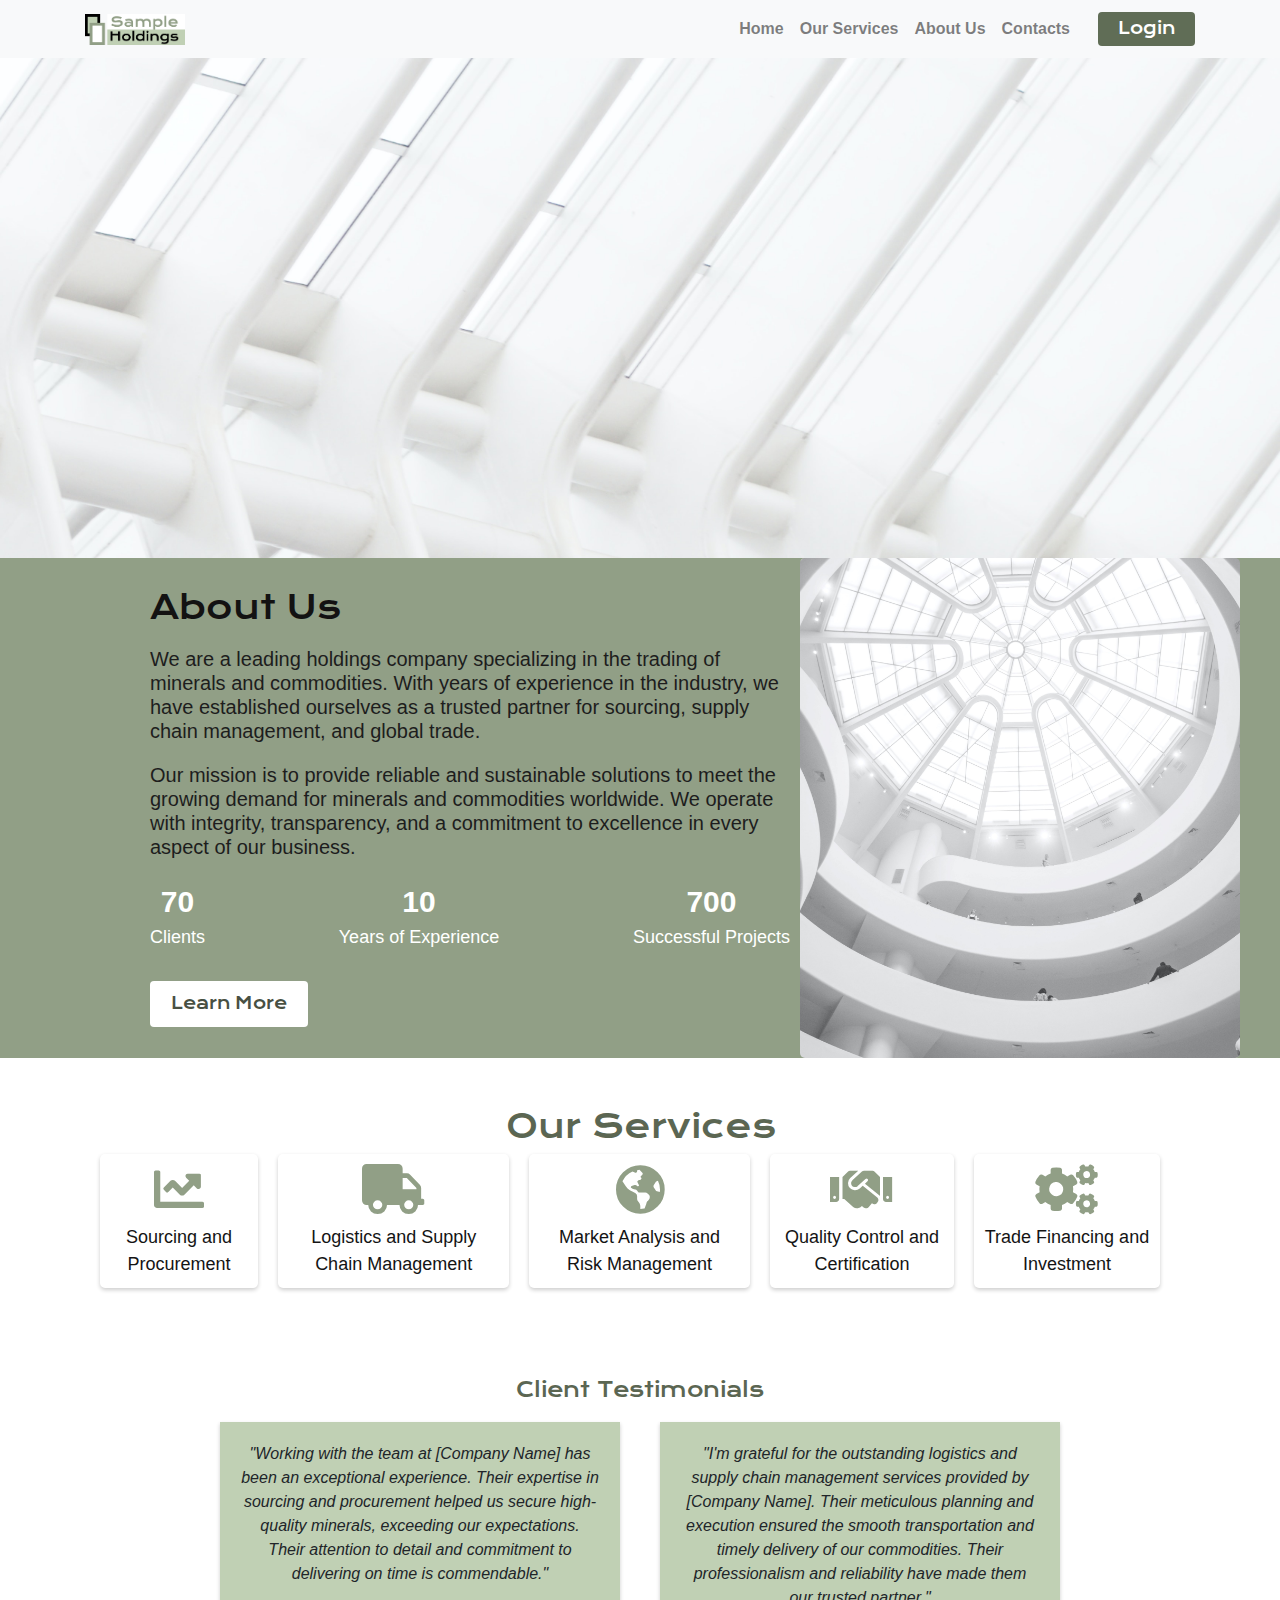
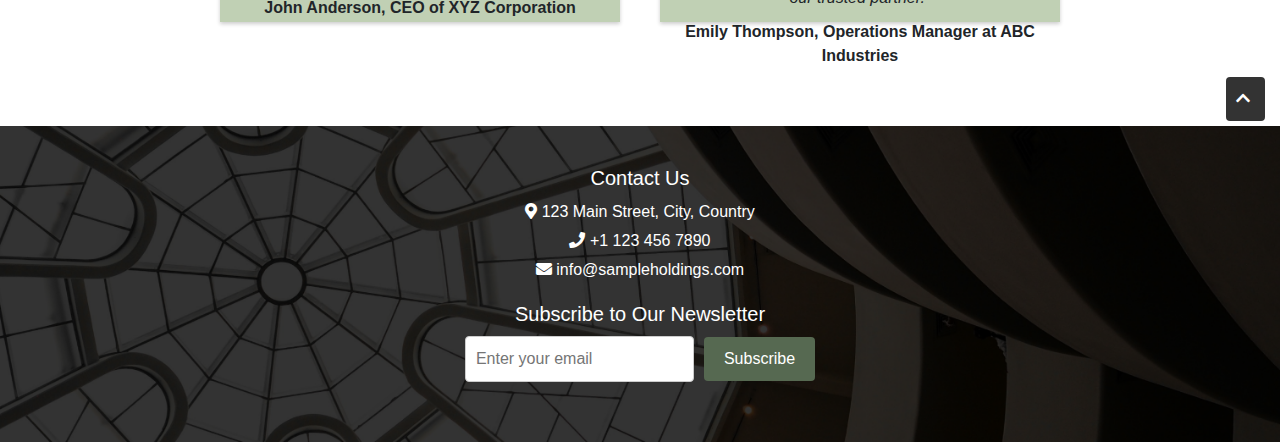
<file: index.html>
<!DOCTYPE html>
<html lang="en">
<head>
    <meta charset="UTF-8">
    <meta name="viewport" content="width=device-width, initial-scale=1.0">
    <link rel="preconnect" href="https://fonts.googleapis.com">
    <link rel="preconnect" href="https://fonts.gstatic.com" crossorigin>
    <link rel="stylesheet" href="https://cdnjs.cloudflare.com/ajax/libs/font-awesome/5.15.4/css/all.min.css" />
    <link rel="preconnect" href="https://fonts.googleapis.com">
    <link rel="preconnect" href="https://fonts.gstatic.com" crossorigin>
    <link href="https://fonts.googleapis.com/css2?family=Krona+One&family=Montserrat+Alternates:ital,wght@0,100;0,200;0,300;0,400;0,500;0,600;1,100;1,200;1,400&display=swap" rel="stylesheet">
    <link href="https://fonts.googleapis.com/css2?family=Krona+One&family=Montserrat+Alternates:ital,wght@0,100;0,200;0,300;0,400;1,100;1,200;1,400&display=swap" rel="stylesheet">
    <link rel="stylesheet" href="https://maxcdn.bootstrapcdn.com/bootstrap/4.5.2/css/bootstrap.min.css">
    <link rel="stylesheet" href="styles.css">
    <title>Holdings Ltd.</title>
</head>
<body>

  <header>
    <nav class="navbar navbar-expand-lg navbar-light bg-light">
      <div class="container">

        <a class="navbar-brand" href="#">
          <img src="images/Group 28 (1).png" alt="Logo">
        </a>
        <button class="navbar-toggler" type="button" data-toggle="collapse" data-target="#navbarNav" aria-controls="navbarNav" aria-expanded="false" aria-label="Toggle navigation">
          <span class="navbar-toggler-icon"></span>
        </button>
        <div class="collapse navbar-collapse" id="navbarNav">
          <ul class="navbar-nav ml-auto">
            <li class="nav-item">
              <a class="nav-link" href="#">Home</a>
            </li>
            <li class="nav-item">
              <a class="nav-link" href="#services">Our Services</a>
            </li>
            <li class="nav-item">
              <a class="nav-link" href="about.html">About Us</a>
            </li>
            <li class="nav-item">
              <a class="nav-link" href="#footer">Contacts</a>
            </li>
          </ul>
          <a href="login.html" class="btn btn-primary">Login</a>
        </div>

      </div>
    </nav>
  </header>

    
  <section class="hero">
    <div class="hero-content">
      <div class="hero-text">
        <h1>Welcome to <br> Sample Holdings</h1>
        <p>Experience the best solutions for your needs</p>
        <div class="hero-ctas">
          <a href="#" class="btn">Get Started</a>
          <a href="login.html" class="btn-second">Login</a>
        </div>
      </div>
      <div class="hero-image">
        <img src="images/new hero img.png" alt="Hero Image">
      </div>
    </div>
  </section>
  

      <section class="about">
        
        <div class="about-content">
            
          <div class="about-text">
            
            <h2>About Us</h2>
            <p>We are a leading holdings company specializing in the trading of minerals and commodities. With years of experience in the industry, we have established ourselves as a trusted partner for sourcing, supply chain management, and global trade.</p>
            <p>Our mission is to provide reliable and sustainable solutions to meet the growing demand for minerals and commodities worldwide. We operate with integrity, transparency, and a commitment to excellence in every aspect of our business.</p>
            <div class="stat-numbers">
                <div class="stat">
                  <span class="number" data-count="500">500+</span>
                  <span class="label">Clients</span>
                </div>
                <div class="stat">
                  <span class="number" data-count="10">10+</span>
                  <span class="label">Years of Experience</span>
                </div>
                <div class="stat">
                  <span class="number" data-count="5000">5000+</span>
                  <span class="label">Successful Projects</span>
                </div>
              </div>

              <div class="about-cta">
                <a href="about.html" class="btn">Learn More</a>
                
              </div>

            </div>
          <div class="about-image">
            <img src="images/about image.jpg" alt="About Image">
          </div>

        </div>
      </section>

      <section class="services" id="services">
        <h2>Our Services</h2>
        <div class="about-icons">
          <div class="icon">
            <i class="fas fa-chart-line"></i>
            <span class="label">Sourcing and Procurement</span>
          </div>
          <div class="icon">
            <i class="fas fa-truck"></i>
            <span class="label">Logistics and Supply Chain Management</span>
          </div>
          <div class="icon">
            <i class="fas fa-globe-americas"></i>
            <span class="label">Market Analysis and Risk Management</span>
          </div>
          <div class="icon">
            <i class="fas fa-handshake"></i>
            <span class="label">Quality Control and Certification</span>
          </div>
          <div class="icon">
            <i class="fas fa-cogs"></i>
            <span class="label">Trade Financing and Investment</span>
          </div>
        </div>
      </section>

      <section class="testimonial">
        <h2>Client Testimonials</h2>
        <div class="testimonial-container">
          <div class="testimonial-item">
            <div class="testimonial-content">
              <p>"Working with the team at [Company Name] has been an exceptional experience. Their expertise in sourcing and procurement helped us secure high-quality minerals, exceeding our expectations. Their attention to detail and commitment to delivering on time is commendable."</p>
              <span class="testimonial-author">John Anderson, CEO of XYZ Corporation</span>
            </div>
          </div>
          <div class="testimonial-item">
            <div class="testimonial-content">
              <p>"I'm grateful for the outstanding logistics and supply chain management services provided by [Company Name]. Their meticulous planning and execution ensured the smooth transportation and timely delivery of our commodities. Their professionalism and reliability have made them our trusted partner."</p>
              <span class="testimonial-author">Emily Thompson, Operations Manager at ABC Industries</span>
            </div>
          </div>
        </div>
      </section>

      <div class="scroll-function">
        <nav>
          <ul>
            <li><a href="#" id="scrollToTopLink"><button><i class="fas fa-chevron-up"></i> </button></a></li>
          </ul>
        </nav>
      </div>

      <footer class="footer" id="footer">
        <div class="contact-info">
          <h3>Contact Us</h3>
          <p><i class="fas fa-map-marker-alt"></i> 123 Main Street, City, Country</p>
          <p><i class="fas fa-phone"></i> +1 123 456 7890</p>
          <p><i class="fas fa-envelope"></i> info@sampleholdings.com</p>
        </div>
        <div class="cta-container">
          <h3>Subscribe to Our Newsletter</h3>
          <form class="newsletter-form">
            <input type="email" placeholder="Enter your email" required>
            <button type="submit">Subscribe</button>
          </form>
        </div>
      </footer>
      

      
      
      
      
    
     
    
      <!-- Additional sections and content of your website -->
      <script src="https://cdnjs.cloudflare.com/ajax/libs/twitter-bootstrap/5.3.0/js/bootstrap.bundle.min.js"></script>
      <script src="https://code.jquery.com/jquery-3.6.0.min.js"></script>
      <script src="https://maxcdn.bootstrapcdn.com/bootstrap/4.5.2/js/bootstrap.min.js"></script>
      <script src="script.js"></script>
</body>
</html>
</file>
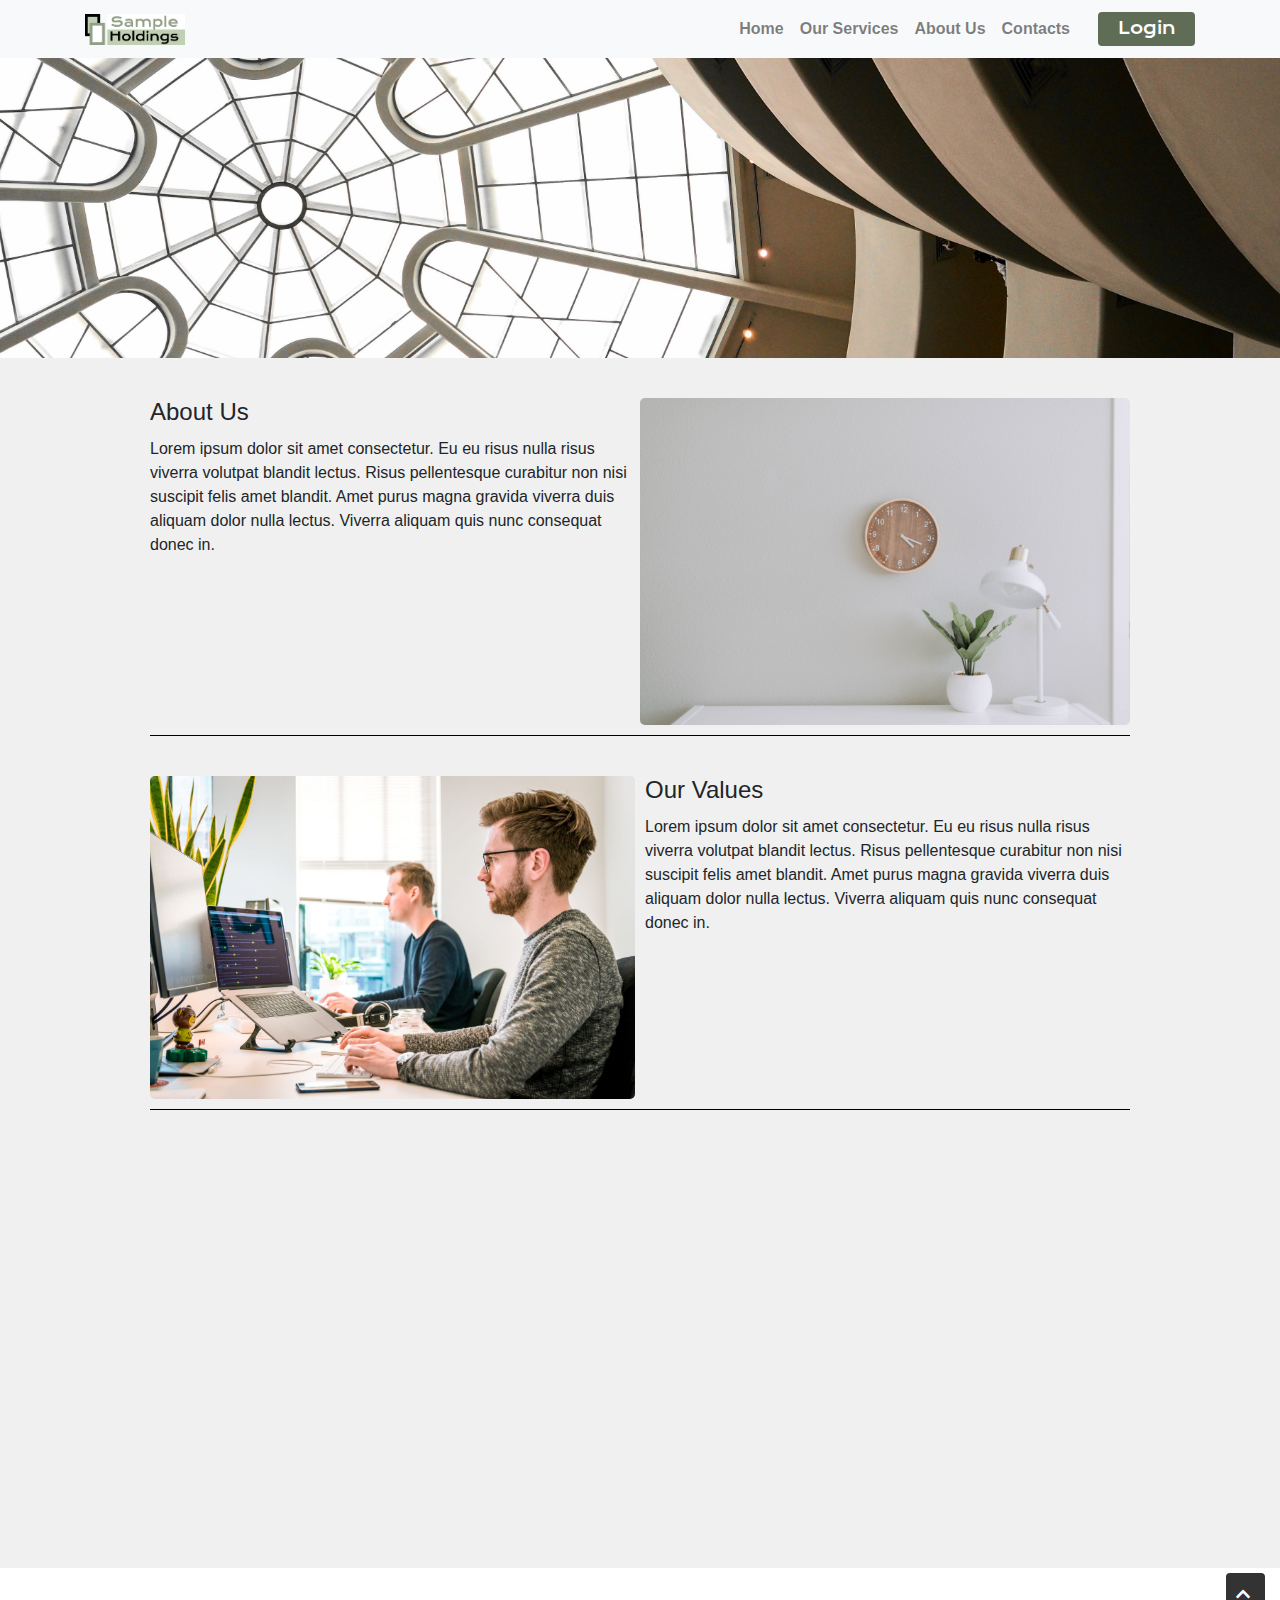
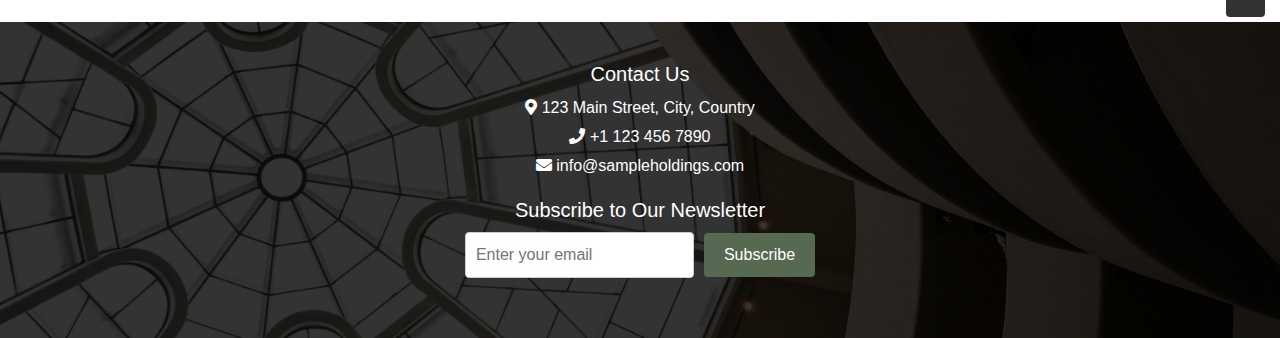
<file: about.html>
<!DOCTYPE html>
<html lang="en">
<head>
    <meta charset="UTF-8">
    <meta name="viewport" content="width=device-width, initial-scale=1.0">
    <link rel="preconnect" href="https://fonts.googleapis.com">
    <link rel="preconnect" href="https://fonts.gstatic.com" crossorigin>
    <link rel="stylesheet" href="https://cdnjs.cloudflare.com/ajax/libs/font-awesome/5.15.4/css/all.min.css" />
    <link rel="preconnect" href="https://fonts.googleapis.com">
    <link rel="preconnect" href="https://fonts.gstatic.com" crossorigin>
    <link href="https://fonts.googleapis.com/css2?family=Krona+One&family=Montserrat+Alternates:ital,wght@0,100;0,200;0,300;0,400;0,500;0,600;1,100;1,200;1,400&display=swap" rel="stylesheet">
    <link href="https://fonts.googleapis.com/css2?family=Krona+One&family=Montserrat+Alternates:ital,wght@0,100;0,200;0,300;0,400;1,100;1,200;1,400&display=swap" rel="stylesheet">
    <link rel="stylesheet" href="https://maxcdn.bootstrapcdn.com/bootstrap/4.5.2/css/bootstrap.min.css">
    
    <link rel="stylesheet" href="about styles.css">
    <title>About Us</title>
</head>
<body>

  <header>
    <nav class="navbar navbar-expand-lg navbar-light bg-light">
      <div class="container">

        <a class="navbar-brand" href="#">
          <img src="images/Group 28 (1).png" alt="Logo">
        </a>
        <button class="navbar-toggler" type="button" data-toggle="collapse" data-target="#navbarNav" aria-controls="navbarNav" aria-expanded="false" aria-label="Toggle navigation">
          <span class="navbar-toggler-icon"></span>
        </button>
        <div class="collapse navbar-collapse" id="navbarNav">
          <ul class="navbar-nav ml-auto">
            <li class="nav-item">
              <a class="nav-link" href="index.html">Home</a>
            </li>
            <li class="nav-item">
              <a class="nav-link" href="#">Our Services</a>
            </li>
            <li class="nav-item">
              <a class="nav-link" href="#">About Us</a>
            </li>
            <li class="nav-item">
              <a class="nav-link" href="#">Contacts</a>
            </li>
          </ul>
          <a href="login.html" class="btn btn-primary">Login</a>
        </div>

      </div>
    </nav>
  </header>



  <section class="hero">
    <div class="hero-content">
      <div class="hero-text">
        
        
      </div>
    </div>
  </section>

  <section class="content">
    <div class="about-div expertise">
      <div class="about-content">
        <h2>About Us</h2>
        <p>
            Lorem ipsum dolor sit amet consectetur. Eu eu risus nulla risus viverra volutpat blandit lectus. Risus pellentesque curabitur non nisi suscipit felis amet blandit. Amet purus magna gravida viverra duis aliquam dolor nulla lectus. Viverra aliquam quis nunc consequat donec in.
        </p>
      </div>
      <div class="about-image">
        <img src="images/about 2.jpg" alt="Expertise Image">
      </div>
    </div>
  
    <div class="about-div values">
        <div class="about-image">
          <img src="images/about 3.jpg" alt="Values Image">
        </div>
        <div class="about-content">
          <h2>Our Values</h2>
          <p>
            Lorem ipsum dolor sit amet consectetur. Eu eu risus nulla risus viverra volutpat blandit lectus. Risus pellentesque curabitur non nisi suscipit felis amet blandit. Amet purus magna gravida viverra duis aliquam dolor nulla lectus. Viverra aliquam quis nunc consequat donec in.
          </p>
        </div>
      </div>
  
    <div class="about-div mission">
      <div class="about-content">
        <h2>Our Mission</h2>
        <p>
            Lorem ipsum dolor sit amet consectetur. Eu eu risus nulla risus viverra volutpat blandit lectus. Risus pellentesque curabitur non nisi suscipit felis amet blandit. Amet purus magna gravida viverra duis aliquam dolor nulla lectus. Viverra aliquam quis nunc consequat donec in.
        </p>
      </div>
      <div class="about-image">
        <img src="images/about 5.jpg" alt="Mission Image">
      </div>
    </div>
  </section>
  
  









  <div class="scroll-function">
    <nav>
      <ul>
        <li><a href="#" id="scrollToTopLink"><button><i class="fas fa-chevron-up"></i> </button></a></li>
      </ul>
    </nav>
  </div>









      

      

      <footer class="footer">
        <div class="contact-info">
          <h3>Contact Us</h3>
          <p><i class="fas fa-map-marker-alt"></i> 123 Main Street, City, Country</p>
          <p><i class="fas fa-phone"></i> +1 123 456 7890</p>
          <p><i class="fas fa-envelope"></i> info@sampleholdings.com</p>
        </div>
        <div class="cta-container">
          <h3>Subscribe to Our Newsletter</h3>
          <form class="newsletter-form">
            <input type="email" placeholder="Enter your email" required>
            <button type="submit">Subscribe</button>
          </form>
        </div>
      </footer>
      

      
      
      
      
    
     
    
      <!-- Additional sections and content of your website -->
      <script src="https://cdnjs.cloudflare.com/ajax/libs/twitter-bootstrap/5.3.0/js/bootstrap.bundle.min.js"></script>
      <script src="https://code.jquery.com/jquery-3.6.0.min.js"></script>
      <script src="https://maxcdn.bootstrapcdn.com/bootstrap/4.5.2/js/bootstrap.min.js"></script>
      <script src="script.js"></script>
</body>
</html>
</file>
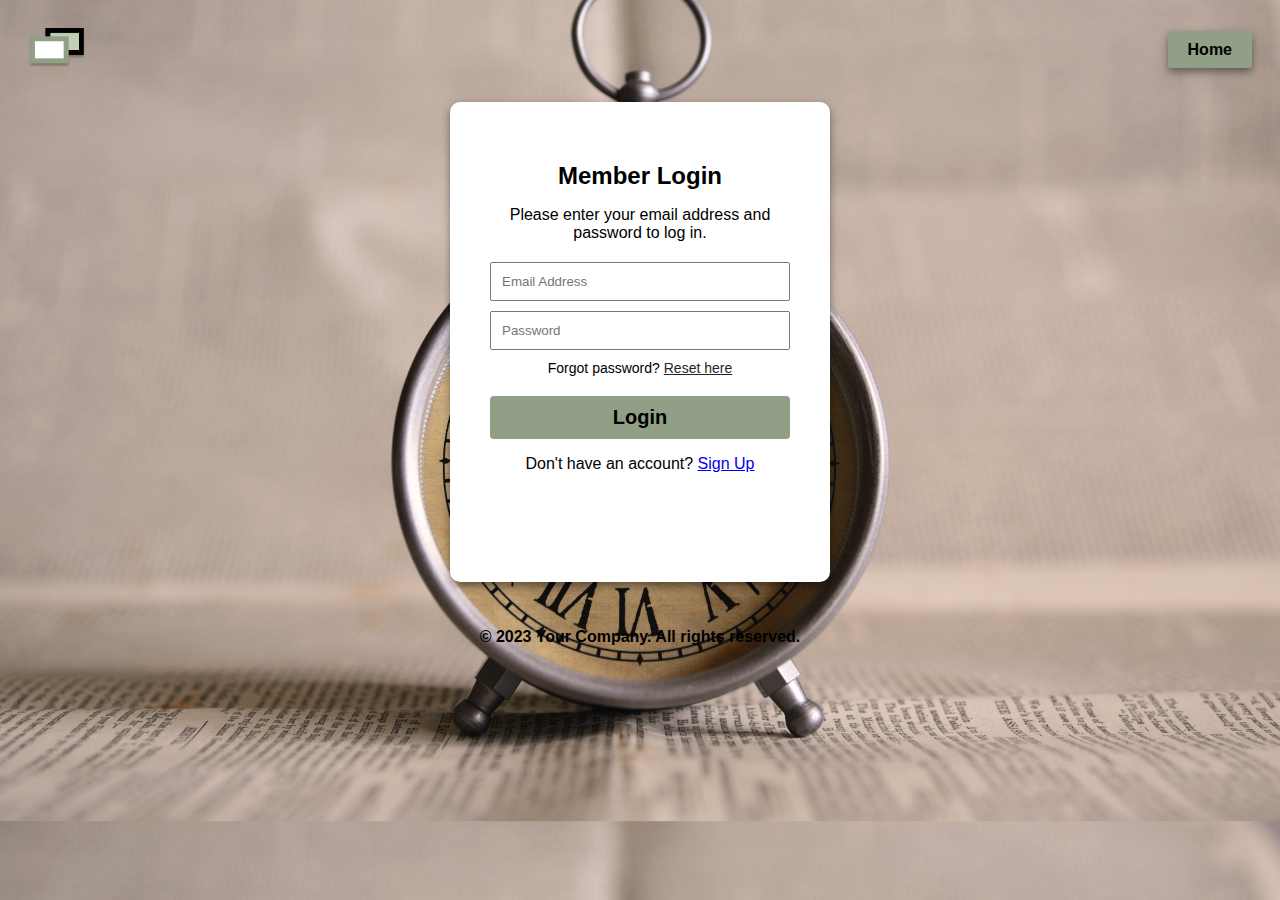
<file: login.html>
<!DOCTYPE html>
<html lang="en">
<head>
    <meta charset="UTF-8">
    <meta name="viewport" content="width=device-width, initial-scale=1.0">
    <link href="https://fonts.googleapis.com/css2?family=Krona+One&family=Montserrat+Alternates:ital,wght@0,100;0,200;0,300;0,400;0,500;0,600;1,100;1,200;1,400&display=swap" rel="stylesheet">
    <link href="https://fonts.googleapis.com/css2?family=Krona+One&family=Montserrat+Alternates:ital,wght@0,100;0,200;0,300;0,400;1,100;1,200;1,400&display=swap" rel="stylesheet">
    <link rel="stylesheet" type="text/css" href="login styles.css">
    <title>Login Page</title>
</head>
<body>
    <header class="header">
        <div class="header-logo">
          <img src="images/Group 30 1.png" alt="Logo">
        </div>
        <div class="header-cta">
          <a href="index.html">Home</a>
        </div>
      </header>

      <main class="main">
        <div class="login-content">
          <h2>Member Login</h2>
          <p>Please enter your email address and password to log in.</p>
          <form class="login-form" id="login-form">
            <input type="email" name="email" id="email-input" placeholder="Email Address" required>
            <input type="password" name="password" id="password-input" placeholder="Password" required>
            <p>Forgot password? <a href="#">Reset here</a></p>
            <button id="login-btn" type="button" onclick="submitLoginForm()">Login</button>
          </form>
          <p>Don't have an account? <a href="#">Sign Up</a></p>
        </div>
      </main>
      

      <footer class="footer">
        <p>&copy; 2023 Your Company. All rights reserved.</p>
      </footer>
      
      <script src="login  script.js"></script>
</body>
</html>
</file>
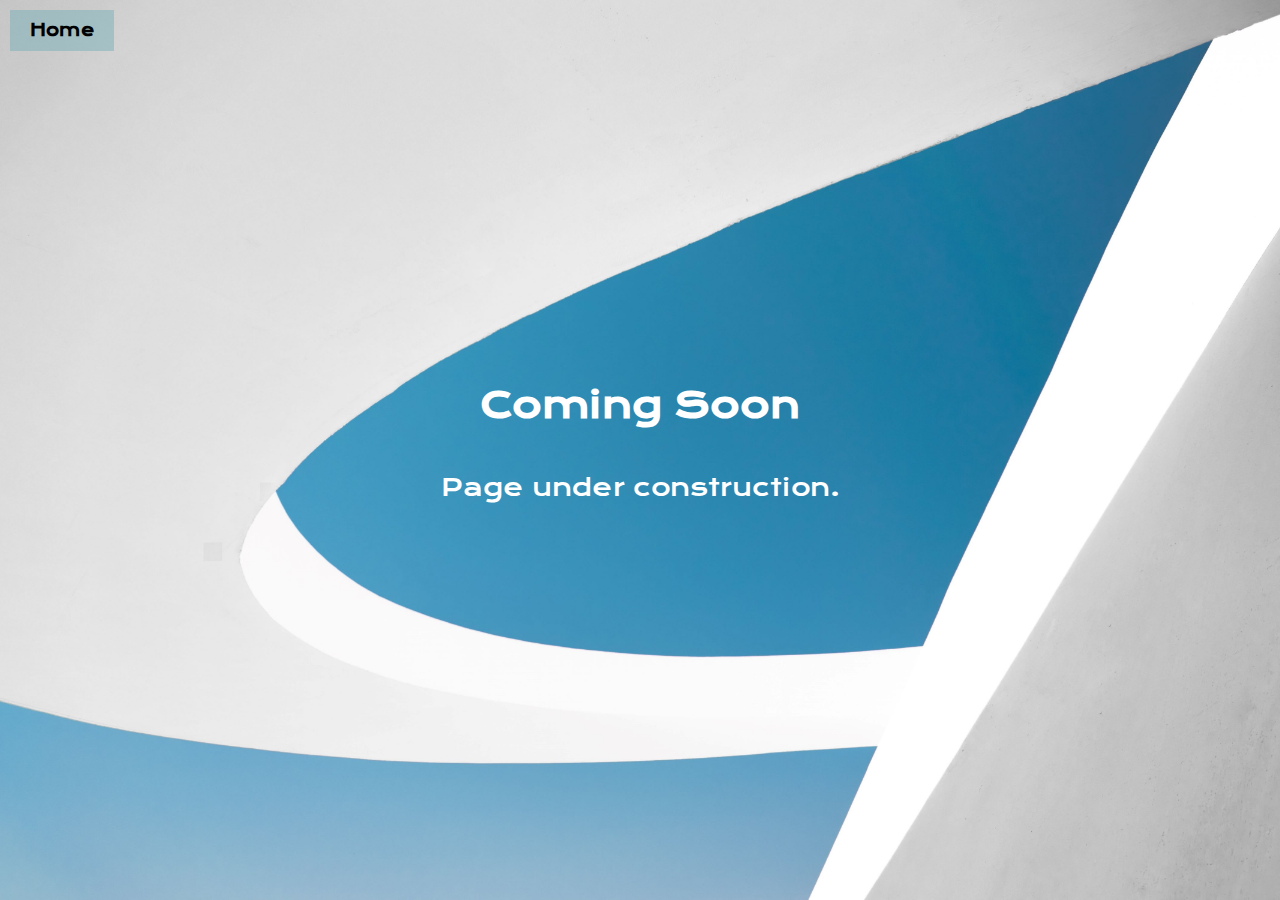
<file: private.html>
<!DOCTYPE html>
<html lang="en">
<head>
    <meta charset="UTF-8">
    <meta name="viewport" content="width=wel, initial-scale=1.0">
    <link href="https://fonts.googleapis.com/css2?family=Krona+One&family=Montserrat+Alternates:ital,wght@0,100;0,200;0,300;0,400;1,100;1,200;1,400&display=swap" rel="stylesheet">
    
    <title>Coming Soon</title>
    <style>
        body {
          margin: 0;
          padding: 0;
          background-image: url('images/const.jpg');
          background-size: cover;
          background-position: center;
          font-family: 'krona one', sans-serif;
        }
    
        .container {
          display: flex;
          flex-direction: column;
          justify-content: center;
          align-items: center;
          height: 100vh;
          color: rgb(255, 255, 255);
          text-align: center;
        }
    
        .heading {
          font-size: 36px;
          margin-bottom: 20px;
        }
    
        .description {
          font-size: 24px;
          margin-bottom: 40px;
        }
    
        .countdown {
          font-size: 48px;
        }
    
        .home-link {
          position: absolute;
          top: 10px;
          left: 10px;
          padding: 10px 20px;
          background-color: rgba(121, 176, 185, 0.5);
          color: black;
          text-decoration: none;
          font-weight: bold;
          font-size: 16px;
        }
      </style>
    </head>

<body>
    <body>
        <a class="home-link" href="index.html">Home</a>
        <div class="container">
          <h1 class="heading">Coming Soon</h1>
          <p class="description">Page under construction.</p>
          
        </div>
      </body>
</body>
</html>
</file>
<file: login styles.css>
body {
    background-image: url("images/bg1.jpg");
    background-size: cover;
    background-position: center;
    font-family: 'Roboto', sans-serif;
  }
  
  .header {
    display: flex;
    justify-content: space-between;
    align-items: center;
    padding: 20px;
  }
  
  .header-logo img {
    height: 40px;
    
  }

  .header-cta a {
    background-color: #919F86;
    color: #000000;
    border: none;
    padding: 10px 20px;
    border-radius: 4px;
    cursor: pointer;
    text-decoration: none;
    box-shadow: 0 4px 8px rgba(0, 0, 0, 0.438);
    font-weight: 600;
  }
  
  .main {
    display: flex;
    justify-content: center;
    align-items: center;
    height: 500px;
  }
  
  .login-content {
    background-color: #fff;
    padding: 40px;
    text-align: center;
    max-width: 300px;
    height: 400px;
    box-shadow: 0 4px 8px rgba(0, 0, 0, 0.438);
    border-radius: 10px;
  }
  
  .login-content h2 {
    font-size: 24px;
    margin-bottom: 10px;
  }
  
  .login-content p {
    margin-bottom: 20px;
  }
  
  .login-form input,
  .login-form button {
    display: block;
    width: 100%;
    padding: 10px;
    margin-bottom: 10px;
    box-sizing: border-box;
  }
  
  .login-form button {
    background-color: #919F86;
    color: #000000;
    border: none;
    padding: 10px 0;
    border-radius: 4px;
    cursor: pointer;
    font-weight: 600;
    font-size: 20px;
    margin-top: 20px;
  }
  
  .login-form p {
    margin-top: 10px;
    font-size: 14px;
  }
  
  .login-form a {
    color: #242523;
    text-decoration: underline;
    
  }
  
  .footer {
    text-align: center;
    padding: 20px;
    color: #000000;
    font-weight: 600;
  }
  


  
/* Media Query for Mobile */
@media (max-width: 767px) {
   
    
   
    .header {
      flex-direction: row;
      align-items: center;
    }
  
    .header-cta {
      margin-top: 10px;
    }
  
    .login-content {
      height: auto;
      padding: 20px;
    }
  
    .login-content h2 {
      font-size: 20px;
    }
  
    .login-form input,
    .login-form button {
      margin-bottom: 15px;
    }
  
    .footer {
      font-size: 14px;
    }
  }
</file>
<file: styles.css>
/* Reset default styles */
body, html {
    margin: 0;
    padding: 0;
    font-family: 'montserrat', sans-serif;
  }
  
  

  /* Reset some default styles for the header */


/* Background color for the header */
header {
  background-color: #ffffff;
}

/* Adjust the logo's size and spacing */
.navbar-brand img {
  width: 100px; /* Adjust the width as needed */
  margin-right: 10px; /* Add margin to separate the logo from the navigation links */
}

/* Style the navigation links */
.navbar-nav .nav-link {
  color: #4b5742; /* Link text color */
  font-weight: bold; /* Make the link text bold */
}

.navbar-nav .nav-link:hover,
.navbar-nav .nav-link:focus {
  color: #0f1113; /* Link color on hover or focus */
}


.navbar-collapse .btn{
  background-color: #606d56;
  border: none;
  padding: 5px 20px;
  font-family: 'krona one', sans-serif;
}

.navbar-collapse .btn:hover{
  background-color: #C0D0B4;
  color: #000000;
  font-family: 'krona one', sans-serif;
}


/* Style the navigation toggle button */
.navbar-toggler {
  border: none; /* Remove the default button border */
}

.navbar-toggler-icon {
  background-color: #ffffff; /* Color of the toggle button icon */
}

/* Align the navigation links to the right on larger screens */
@media (min-width: 768px) {
  .navbar-nav {
    margin-left: auto;
    
  }

  .navbar-collapse .btn{
    margin-left: 20px;
  }
  
}

@media (max-width: 768px) {
  .navbar-collapse .btn {
    width: 100%;
    margin-top: 10px;
    margin-bottom: 10px;
    background-color: #4b5742;
  }
  
}
  

 
  /* Hero Section Styles */
.hero {
  background-image: url('images/lou-brassard-o1Dv0ELguYU-unsplash.jpg');
  background-size: cover;
  background-position: center;
  padding: 100px;
  color: #5b6652;
  font-family: 'krona one', sans-serif;
  height: 500px;
}

.hero-content {
  display: flex;
  align-items: center;
  opacity: 0;
}

.fade-in {
  animation: fade-in-effect 0.5s ease-in-out forwards; /* Add the fade-in animation */
}

@keyframes fade-in-effect {
  from {
    opacity: 0;
    transform: translateY(5px);
  }
  to {
    opacity: 1;
    transform: translateY(0);
  }
}

.hero-text {
  width: 50%;
}

.hero h1 {
  font-size: 36px;
  font-weight: bold;
  margin-bottom: 20px;
}

.hero p {
  font-size: 18px;
  margin-bottom: 30px;
  color: #000000;
}

.hero-ctas {
  display: flex;
}

.hero-ctas .btn {
  background-color: #919F86;
  color: #fff;
  text-decoration: none;
  padding: 10px 20px;
  margin-right: 10px;
  transition: background-color 0.3s ease-in-out;
}

.hero-ctas .btn:hover {
  background-color: #555; /* Adjust the hover background color */
}

.hero-ctas .btn-second {
  background-color: #ffffff;
  color: #5b6652;
  text-decoration: none;
  padding: 10px 20px;
  margin-right: 10px;
  border: 2px solid #5b6652;
  transition: background-color 0.3s ease-in-out;
}

.hero-ctas .btn-second:hover {
  color: white;
  background-color: #919F86; /* Adjust the hover background color */
}

.hero-image {
  width: 50%;
  display: flex;
  justify-content: flex-end;
  align-items: center;
}

.hero-image img {
  max-width: 50%;
  height: auto;
  
}





/* Responsive Styles */
@media (max-width: 768px) {
  .hero {
    padding: 50px;
    height: 600px;
  }
  
  .hero-content {
    flex-direction: column;
    align-items: flex-start;
  }
  
  .hero-text {
    width: 100%;
    margin-bottom: 20px;
  }
  
  .hero h1 {
    font-size: 28px;
  }

  .hero h1 br {
    display: none;
  }
  
  .hero p {
    font-size: 16px;
  }
  
  .hero-ctas {
    flex-direction: column;
    text-align: center;
  }
  
  .hero-ctas .btn {
    margin-right: 0;
    margin-bottom: 10px;
  }

  .hero-image {
    width: 100%;
    justify-content: center;
    height: auto;
    transform: rotate(90deg);
    animation: pulse-animation 5s infinite ease-in-out;
  } 

  @keyframes pulse-animation {
    0% {
      transform: rotate(90deg) scale(1);
    }
    50% {
      transform: rotate(90deg) scale(1.2);
    }
    100% {
      transform: rotate(90deg) scale(1);
    }
  }

 }

  
  /* Additional Customization and Styles */
  

  /* Section Styling */
  .about {
    padding: 0 0 0 0;
    background-color: #919F86;
  }

  /* Container Styling */
  .about-content {
    display: flex;
    justify-content: space-between;
    align-items: center;
    max-width: 1200px;
    margin: 0 auto;
    padding: 0 0 0 100px;
  }

  /* Text Styling */
  .about-text {
    flex-basis: 60%;
    padding: 10px;
  }

  .about-text h2 {
    font-size: 32px;
    color: #131212;
    margin-bottom: 20px;
    font-family: 'krona one', sans-serif;
  }

  .about-text p {
    color: #1d1d1d;
    line-height: 1.2;
    margin-bottom: 20px;
    
    font-size: 20px;
  }

  /* Stat Numbers Styling */
  .stat-numbers {
    display: flex;
    justify-content: space-between;
    margin-bottom: 30px;
    
  }

  .stat {
    text-align: center;
  }

  
 .stat .number {
    font-size: 30px;
    font-weight: bold;
    color: #ffffff;
    display: block;
    animation: count-up 5s ease-in-out; /* Add the count-up animation */
  }

  @keyframes count-up {
    from {
      opacity: 0;
      transform: translateY(20px);
    }
    to {
      opacity: 1;
      transform: translateY(0);
    }
  }


  .stat .label {
    color: #ffffff;
  }


  .about-cta .btn {
    background-color: #ffffff;
    color: #485043;
    text-decoration: none;
    padding: 10px 20px;
    margin-right: 10px;
    transition: background-color 0.3s ease-in-out;
    font-family: 'krona one', sans-serif;
  }
  
  .about-cta .btn:hover {
    background-color: #3b3737; /* Adjust the hover background color */
    font-family: 'krona one', sans-serif;
    color: #ffffff;
  }




  /* Image Styling */
  .about-image {
    flex-basis: 40%;
  }

  .about-image img {
    width: 100%;
    max-height: 500px;
    object-fit: cover;
    border-radius: 5px;
  }


  @media screen and (max-width: 767px) {
    /* Section Styling */
    .about {
      padding: 10px 0;
      background-color: #919F86;
    }
  
    /* Container Styling */
    .about-content {
      flex-wrap: wrap;
      padding: 0 20px;
    }
  
    /* Text Styling */
    .about-text {
      flex-basis: 100%;
      margin-bottom: 40px;
    }
  
    .about-text h2 {
      font-size: 26px;
      text-align: center;
    }
  
    .about-text p {
      text-align: center;
    }

    .about-cta .btn{
      width: 100%;
    }
  
    /* Stat Numbers Styling */
    .stat-numbers {
      flex-wrap: wrap;
      justify-content: center;
      margin-bottom: 0;
    }
  
    .stat {
      flex-basis: 33%;
      margin-bottom: 20px;
    }
  
    /* Image Styling */
    .about-image {
      flex-basis: 100%;
    }
  
    .about-image img {
      max-height: none;

    }
  }
  




  /* Services Section Styles */
 .services {
    text-align: center; /* Center align the services section */
    padding: 50px 100px 20px;
  }

  .services h2{
    font-family: 'krona one', sans-serif;
    color: #5b6652;
  }
  
  .about-icons {
    display: flex;
    justify-content: center;
    margin-bottom: 20px; /* Add spacing between icons and the rest of the content */

  }
  
  .icon {
    display: flex;
    flex-direction: column;
    align-items: center;
    margin-right: 20px; /* Adjust spacing between icons */
    background-color: #fff; /* Set background color for icons */
    border-radius: 5px; /* Add border radius to create rounded corners */
    box-shadow: 0 2px 4px rgba(0, 0, 0, 0.2); /* Add box shadow to the background of icons */
    padding: 10px; /* Add padding to the icons */
  }
  
  
  
  .icon:nth-child(1) i {
    animation-delay: 0s; /* Delay the animation for the first icon */
  }
  
  .icon:nth-child(2) i {
    animation-delay: 0.2s; /* Delay the animation for the second icon */
  }
  
  .icon:nth-child(3) i {
    animation-delay: 0.4s; /* Delay the animation for the third icon */
  }

  @keyframes bounce {
    0% {
      transform: translateY(0); /* Initial position */
    }
    50% {
      transform: translateY(-10px); /* Bounce up position */
    }
    100% {
      transform: translateY(0); /* Back to initial position */
    }
  }
  
  .icon i {
    font-size: 50px; /* Adjust the size of the icons */
    margin-bottom: 10px; /* Add spacing between icon and label */
    color: #919F86; /* Adjust the color of the icons */
    animation: bounce 2s infinite alternate;
  }
  

  .icon:nth-child(1) i {
    animation-delay: 0s; /* Delay the animation for the first icon */
  }
  
  .icon:nth-child(2) i {
    animation-delay: 0.2s; /* Delay the animation for the second icon */
  }
  
  .icon:nth-child(3) i {
    animation-delay: 0.4s; /* Delay the animation for the third icon */
  }

  @keyframes bounce {
    0% {
      transform: translateY(0); /* Initial position */
    }
    50% {
      transform: translateY(-10px); /* Bounce up position */
    }
    100% {
      transform: translateY(0); /* Back to initial position */
    }
  }
  
  
  

  .label {
    font-size: 18px;
    text-align: center;
    color: #141414; /* Adjust the label color */
  }
  
  /* Media Query for Mobile */
  @media (max-width: 767px) {
    .services {
      display: block; /* Change to block layout for mobile */
      text-align: center; /* Center align the content */
      padding: 50px 20px; /* Adjust padding for mobile */
    }
  
    .services h2 {
      font-size: 24px; /* Adjust the heading font size for mobile */
      margin-bottom: 20px; /* Add spacing below the heading */
    }
  
    .about-icons {
      display: grid;
      grid-template-columns: repeat(auto-fit, minmax(120px, 1fr)); /* Use grid layout with automatic column fit */
      gap: 20px; /* Adjust the gap between icons */
      justify-content: center;
    }
  
    .icon {
      margin: 0; /* Remove margin to make use of grid gap */
    }
  }
  





  

  .testimonial {
    text-align: center; /* Center align the testimonial section */
    padding: 50px 0; /* Add spacing around the testimonial section */
  }
  
  .testimonial h2 {
    font-size: 20px; /* Adjust the heading font size */
    margin-bottom: 20px; /* Add spacing below the heading */
    font-family: 'krona one', sans-serif;
    color: #5b6652;
  }
  
  .testimonial-container {
    display: flex;
    justify-content: center;
  }
  
  .testimonial-item {
    max-width: 400px;
    margin: 0 20px; /* Adjust spacing between testimonial items */
  }
  
  .testimonial-content {
    background-color: #C0D0B4;
    padding: 20px;
    box-shadow: 0 2px 4px rgba(0, 0, 0, 0.2);
    height: 200px;
  }
  
  .testimonial-content p {
    font-style: italic; /* Make the testimonial text italic */
    margin-bottom: 10px; /* Add spacing below the testimonial text */
  }
  
  .testimonial-author {
    font-weight: bold; /* Make the author name bold */
  }


  /* Media Query for Mobile */
 @media (max-width: 767px) {
    .testimonial {
      padding: 30px 0; /* Adjust the padding for mobile */
    }
  
    .testimonial h2 {
      font-size: 20px; /* Adjust the heading font size for mobile */
    }
  
    .testimonial-container {
      flex-wrap: wrap; /* Allow testimonial items to wrap on multiple lines */
    }
  
    .testimonial-item {
      max-width: 100%; /* Adjust the maximum width for mobile */
      margin: 10px 0; /* Adjust the margin for mobile */
    }
  }
 
  


  .footer {
    background-image: url('images/footer\ 2\ \(3\).png');
    background-size: cover;
    background-position: center;
    
    padding: 40px;
    text-align: center;
  }
  
  .contact-info {
    margin-bottom: 20px;
  }
  
  .contact-info h3 {
    font-size: 20px;
    margin-bottom: 10px;
    color: white;
  }
  
  .contact-info p {
    margin-bottom: 5px;
    color: #ffffff;
  }
  
  .cta-container {
    margin-bottom: 20px;
  }
  
  .cta-container h3 {
    font-size: 20px;
    margin-bottom: 10px;
    color: #ffffff;
  }
  
  .newsletter-form {
    display: flex;
    justify-content: center;
    align-items: center;
  }
  
  .newsletter-form input {
    padding: 10px;
    margin-right: 10px;
    border: 1px solid #ccc;
    border-radius: 4px;
  }
  
  .newsletter-form button {
    padding: 10px 20px;
    background-color: #566951;
    color: #fff;
    border: none;
    border-radius: 4px;
    cursor: pointer;
  }
  
  .newsletter-form button:hover {
    background-color: #f5f5f5;
    color: black;
  }
  



/* Styles for navigation and content */
.scroll-function {
  padding: 5px;
  background-color: #ffffff;
  display: flex;
  justify-content: flex-end;
}



.scroll-function nav ul {
  list-style-type: none;
  margin: 0;
  padding: 0;
}

.scroll-function nav ul li {
  display: inline;
  margin-right: 10px;
}

.scroll-function nav ul li a {
  color: #fff;
  text-decoration: none;
}

.scroll-function .content {
  padding: 10px;
}

.scroll-function h1 {
  margin-bottom: 20px;
}

.scroll-function button {
  background-color: #333;
  color: #fff;
  border: none;
  padding: 10px 10px;
  cursor: pointer;
  border-radius: 4px;
}

.scroll-function button i {
  margin-right: 5px;
}

.scroll-function button:hover {
  background-color: #555;
}
</file>
<file: about styles.css>
/* Reset default styles */
body, html {
    margin: 0;
    padding: 0;
    font-family: 'montserrat', sans-serif;
  }
  
  

  /* Reset some default styles for the header */


/* Background color for the header */
header {
  background-color: #ffffff;
}

/* Adjust the logo's size and spacing */
.navbar-brand img {
  width: 100px; /* Adjust the width as needed */
  margin-right: 10px; /* Add margin to separate the logo from the navigation links */
}

/* Style the navigation links */
.navbar-nav .nav-link {
  color: #4b5742; /* Link text color */
  font-weight: bold; /* Make the link text bold */
}

.navbar-nav .nav-link:hover,
.navbar-nav .nav-link:focus {
  color: #0f1113; /* Link color on hover or focus */
}


.navbar-collapse .btn{
  background-color: #606d56;
  border: none;
  padding: 5px 20px;
  font-family: 'krona one', sans-serif;
}

.navbar-collapse .btn:hover{
  background-color: #C0D0B4;
  color: #000000;
  font-family: 'krona one', sans-serif;
}


/* Style the navigation toggle button */
.navbar-toggler {
  border: none; /* Remove the default button border */
}

.navbar-toggler-icon {
  background-color: #ffffff; /* Color of the toggle button icon */
}

/* Align the navigation links to the right on larger screens */
@media (min-width: 768px) {
  .navbar-nav {
    margin-left: auto;
    
  }

  .navbar-collapse .btn{
    margin-left: 20px;
  }
  
}

@media (max-width: 768px) {
  .navbar-collapse .btn {
    width: 100%;
    margin-top: 10px;
    margin-bottom: 10px;
    background-color: #4b5742;
  }

}
  

  
  
  /* Hero Section Styles */
  .hero {
    background-image: url('images/about\ img.jpg');
    background-size: cover;
    background-position: center;
    padding: 150px;
    color: #222020;
    text-align: center;
  }







/* Styles for navigation and content */
.scroll-function {
  padding: 5px;
  background-color: #ffffff;
  display: flex;
  justify-content: flex-end;
}


.scroll-function nav ul {
  list-style-type: none;
  margin: 0;
  padding: 0;
}

.scroll-function nav ul li {
  display: inline;
  margin-right: 10px;
}

.scroll-function nav ul li a {
  color: #fff;
  text-decoration: none;
}

.scroll-function .content {
  padding: 10px;
}

.scroll-function h1 {
  margin-bottom: 20px;
}

.scroll-function button {
  background-color: #333;
  color: #fff;
  border: none;
  padding: 10px 10px;
  cursor: pointer;
  border-radius: 4px;
}

.scroll-function button i {
  margin-right: 5px;
}

.scroll-function button:hover {
  background-color: #555;
}


/* Content Section Styles */
.content {
  padding: 40px 150px;
  background-color: #f0f0f0;
}

.about-div {
  display: flex;
  margin-bottom: 40px;
  border-bottom: 1px solid black;
  padding-bottom: 10px;
}

.about-div.expertise .about-content {
  flex: 1;
}

.about-div.values .about-content {
  flex: 1;
}

.about-div.mission .about-content {
  flex: 1;
}

.about-div .about-content h2 {
  font-size: 24px;
  margin-bottom: 10px;
}

.about-div .about-content p {
  margin-bottom: 20px;
}

.about-div .about-image {
  flex: 1;
  display: flex;
  justify-content: flex-end;
  align-items: center;
}

.about-div .about-image img {
  width: 100%;
  height: 100%;
  border-radius: 5px;
}

.about-div.values .about-image {
  flex: 1;
  display: flex;
  justify-content: flex-start;
  align-items: center;
  padding-right: 10px;
}

/* Bounce-in Animation */
.about-div {
  opacity: 0;
  transform: translateY(50px);
  transition: opacity 0.5s, transform 0.5s;
}

.about-div.bounce-in {
  opacity: 1;
  transform: translateY(0);
}

@media (max-width: 768px) {
  .content {
    padding: 40px 30px;
  }

  .about-div {
    flex-direction: column;
    margin-bottom: 20px;
    padding-bottom: 10px;
    border-bottom: 1px solid black;
  }

  .about-div .about-content {
    order: 1;
    text-align: center;
  }

  .about-div .about-image {
    order: 2;
    justify-content: center;
  }

  .about-div .about-image img {
    max-width: 100%;
    height: auto;
  }
}










.footer {
  background-image: url('images/footer\ 2\ \(3\).png');
  background-size: cover;
  background-position: center;
  
  padding: 40px;
  text-align: center;
}

.contact-info {
  margin-bottom: 20px;
}

.contact-info h3 {
  font-size: 20px;
  margin-bottom: 10px;
  color: white;
}

.contact-info p {
  margin-bottom: 5px;
  color: #ffffff;
}

.cta-container {
  margin-bottom: 20px;
}

.cta-container h3 {
  font-size: 20px;
  margin-bottom: 10px;
  color: #ffffff;
}

.newsletter-form {
  display: flex;
  justify-content: center;
  align-items: center;
}

.newsletter-form input {
  padding: 10px;
  margin-right: 10px;
  border: 1px solid #ccc;
  border-radius: 4px;
}

.newsletter-form button {
  padding: 10px 20px;
  background-color: #566951;
  color: #fff;
  border: none;
  border-radius: 4px;
  cursor: pointer;
}

.newsletter-form button:hover {
  background-color: #f5f5f5;
  color: black;
}
</file>
